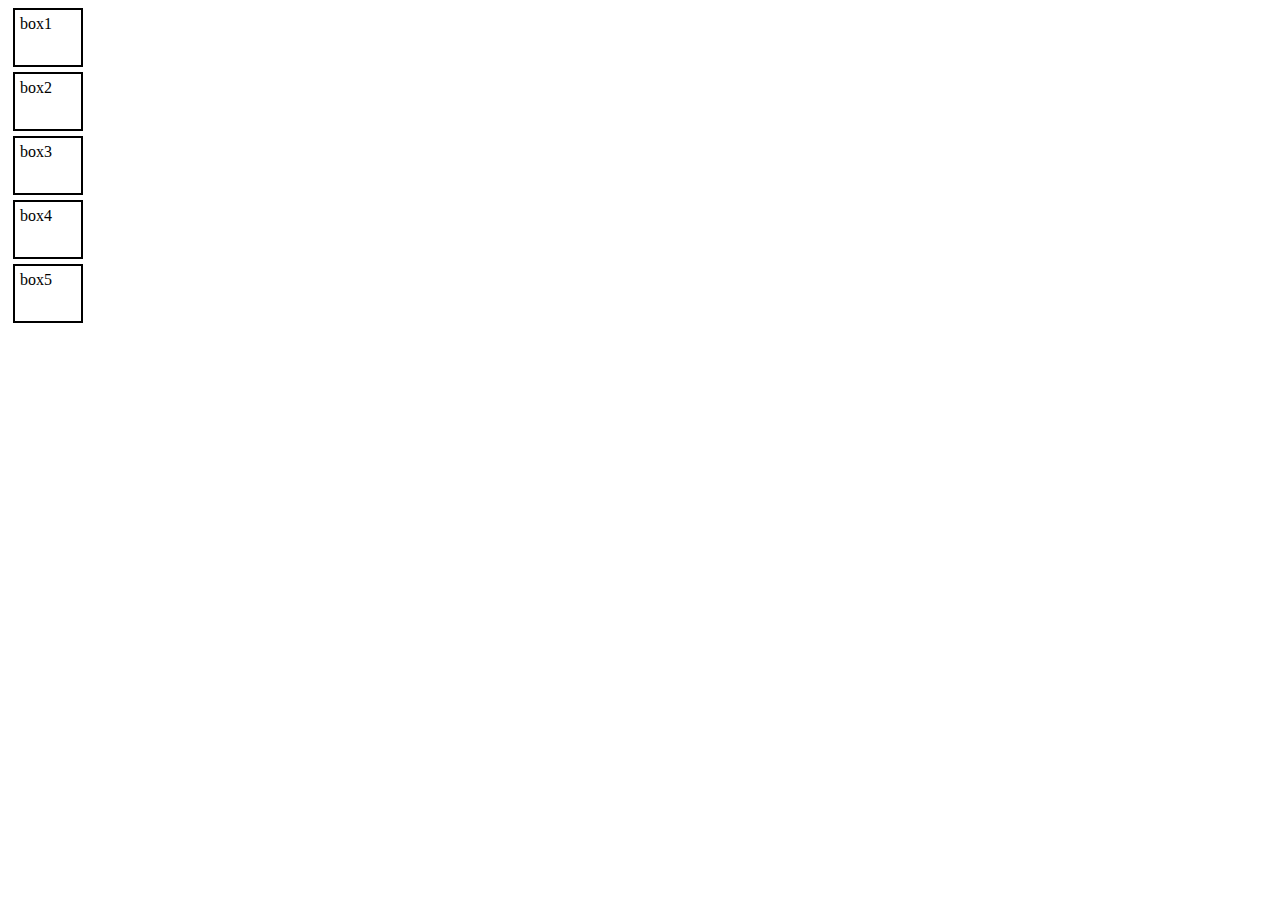
<file: L67/index.html>
<!DOCTYPE html>
<html lang="en">
<head>
    <meta charset="UTF-8">
    <meta name="viewport" content="width=device-width, initial-scale=1.0">
    <title>DOM</title>
    <script src="script.js"></script>
    <style>
        .box {
            height: 45px;
            width: 56px;
            border: 2px solid black;
            margin: 5px;
            padding: 5px;
        }
    </style>
</head>
<body>
    <div class="container">
        <div class="box">box1</div>
        <div class="box">box2</div>
        <div class="box">box3</div>
        <div class="box">box4</div>
        <div class="box">box5</div>
    </div>
</body>
</html>
</file>
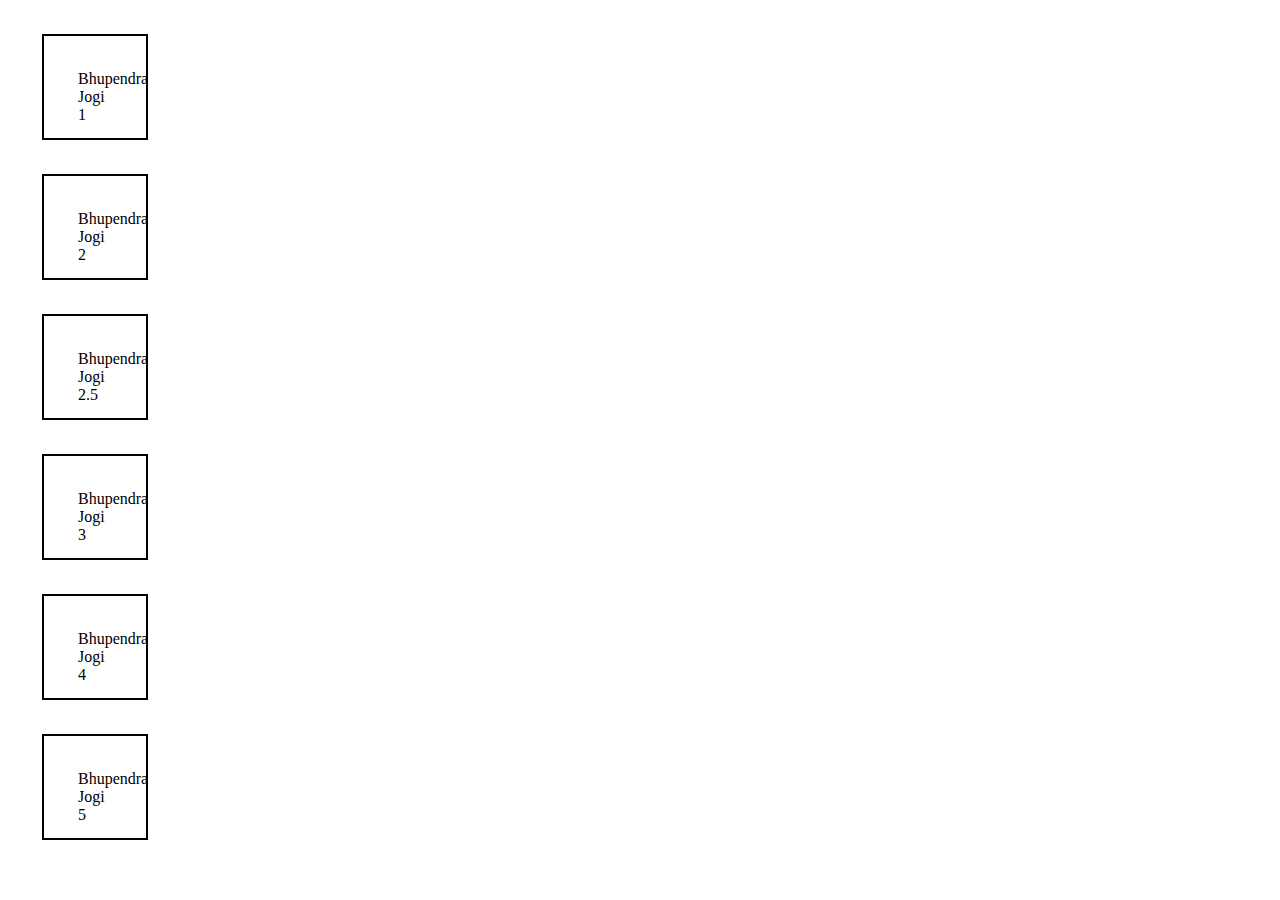
<file: L68/index.html>
<!DOCTYPE html>
<html lang="en">
<head>
    <meta charset="UTF-8">
    <meta name="viewport" content="width=device-width, initial-scale=1.0">
    <title>Document</title>
    
    <style>
        .box {
            height: 34px;
            width: 34px;
            border: 2px solid black;   
            margin: 34px;
            padding: 34px;
        }
        
    </style>
</head>
<body>
    <div class="container">
        <div class="box">Bhupendra Jogi 1</div>
        <div class="box">Bhupendra Jogi 2</div>
        <div id="redbox" class="box">Bhupendra Jogi 2.5</div>
        <div class="box">Bhupendra Jogi 3</div>
        <div class="box">Bhupendra Jogi 4</div>
        <div class="box">Bhupendra Jogi 5</div>
    </div>
    <script src="script.js"></script>
</body>
</html>
</file>
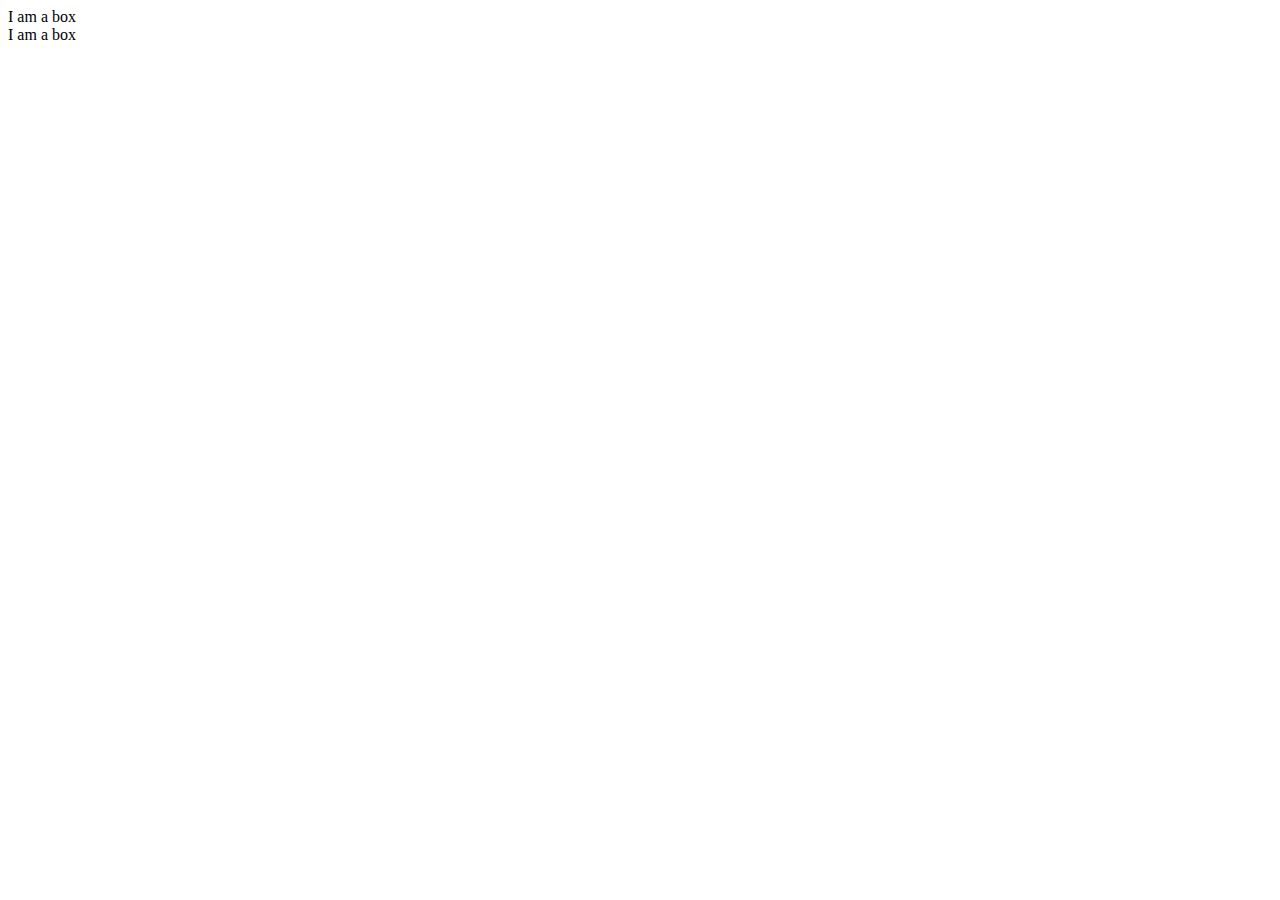
<file: L71/index.html>
<!DOCTYPE html>
<html lang="en">
<head>
    <meta charset="UTF-8">
    <meta name="viewport" content="width=device-width, initial-scale=1.0">
    <title>Document</title>
</head>
<body>
    <div class="container red blue green yellow">
        <div class="box">I am a box</div>
        <div class="box">I am a box</div>
        <script>
            // let div = document.createElement ("div");
            // div.innerHTML = "I have been inserted <b> by Manish </b>"
            // div.setAttribute ("class", "created");
            // document.querySelector(".container").append(div);
            let cont = document.querySelector(".container");
            

        </script>
    </div>
</body>
</html>
</file>
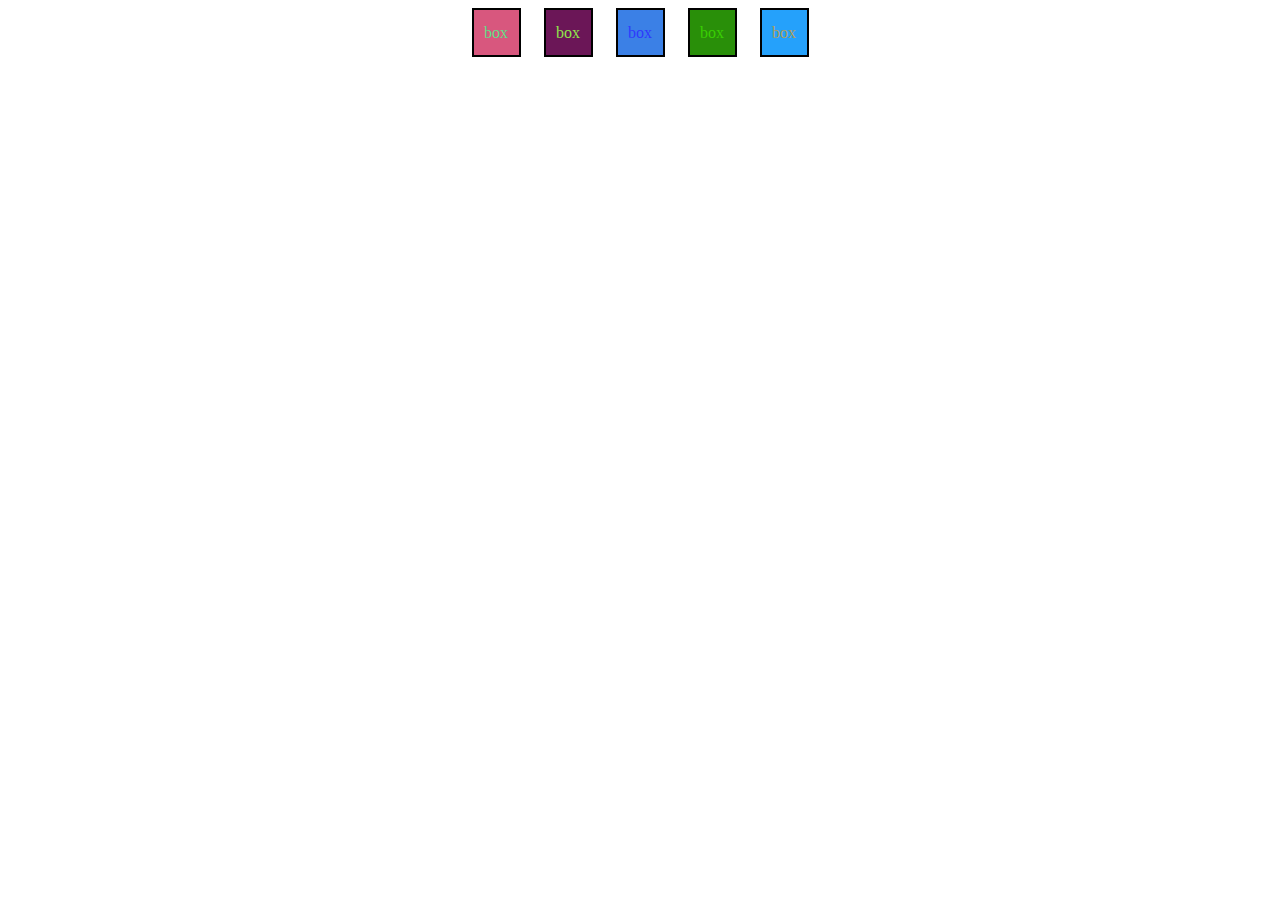
<file: L72randomcolor/index.html>
<!DOCTYPE html>
<html lang="en">
<head>
    <meta charset="UTF-8">
    <meta name="viewport" content="width=device-width, initial-scale=1.0">
    <title>Document</title>
    <style>
        .container {
            display: flex;
            justify-content: center;
            align-items: center;
            gap: 23px;
        }
        .box{
            display: flex;
            justify-content: center;
            align-items: center;
            height: 45px;
            width: 45px;
            border: 2px solid black;
        }
    </style>
</head>
<body>
    <div class="container">
        <div class="box">box</div>
        <div class="box">box</div>
        <div class="box">box</div>
        <div class="box">box</div>
        <div class="box">box</div>
    </div>
    <script src="script.js"></script>
</body>
</html>
</file>
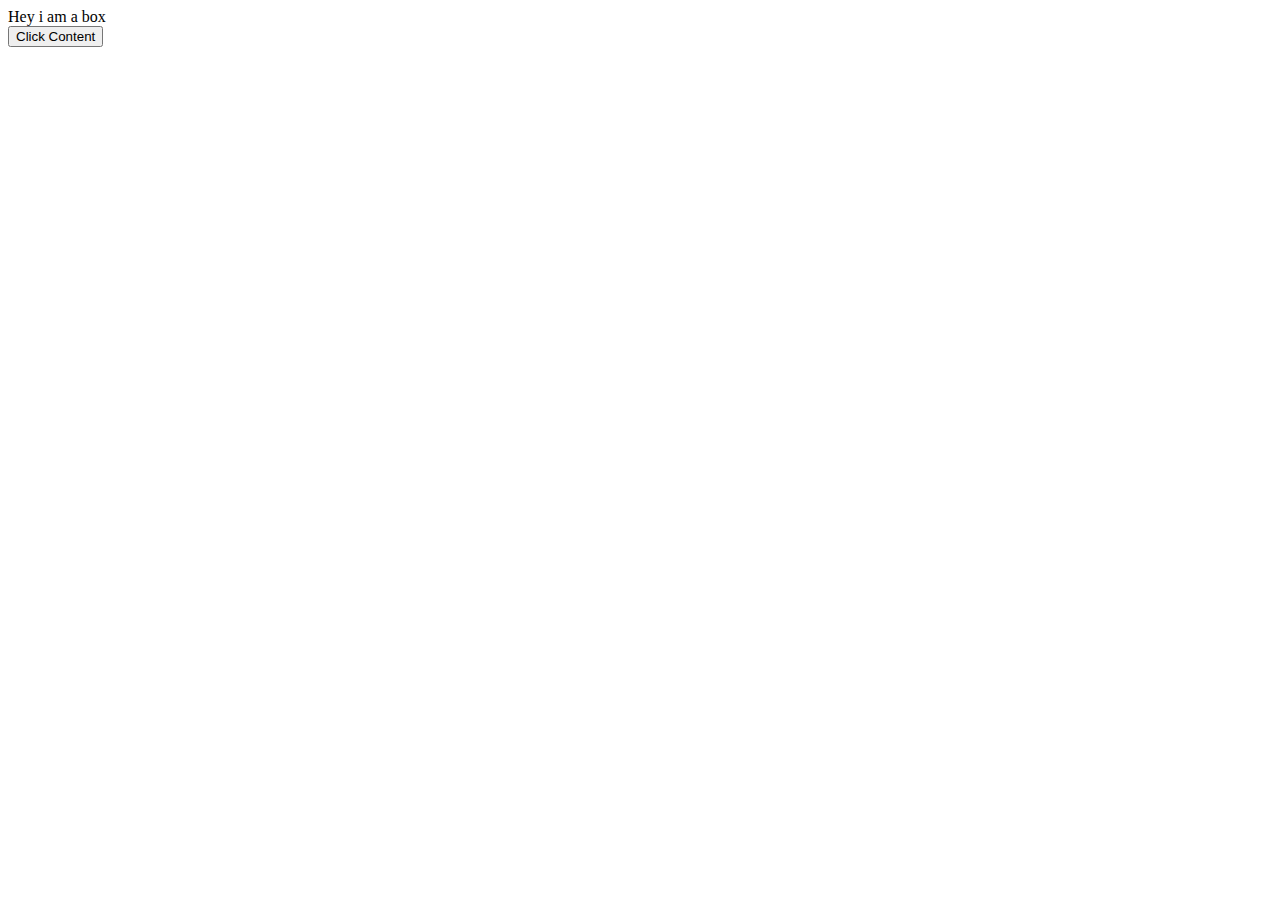
<file: L74/index.html>
<!DOCTYPE html>
<html lang="en">
<head>
    <meta charset="UTF-8">
    <meta name="viewport" content="width=device-width, initial-scale=1.0">
    <title>JS L74</title>
</head>
<body>
    <div class="container">
        <div class="box">Hey i am a box</div>
        <button id="btn">Click Content</button>
    </div>
    <script src="script.js"></script>
</body>
</html>
</file>
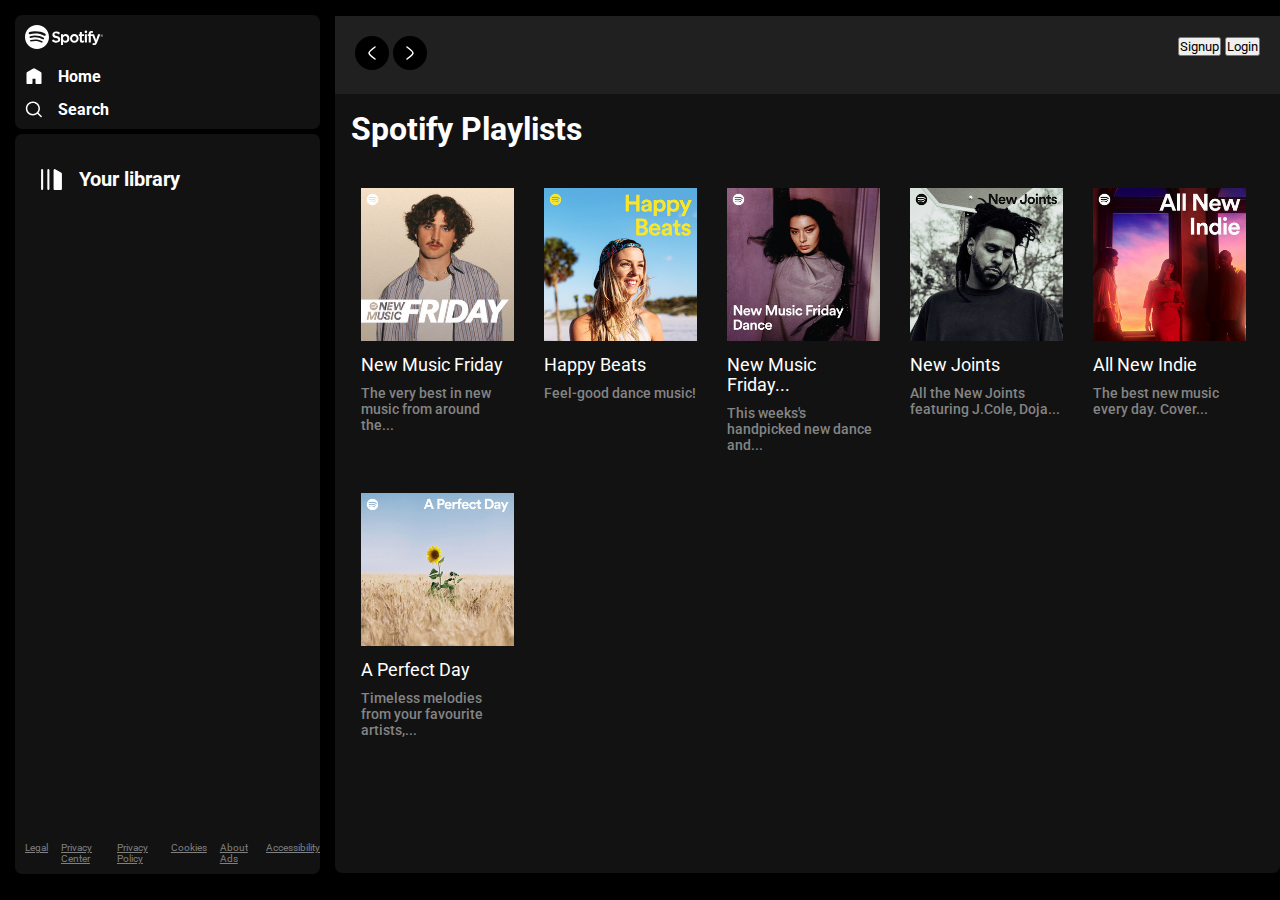
<file: L84SpotifyClone/index.html>
<!DOCTYPE html>
<html lang="en">

<head>
    <meta charset="UTF-8">
    <meta name="viewport" content="width=device-width, initial-scale=1.0">
    <title>Spotify</title>
    <link rel="stylesheet" href="style.css">
    <link rel="stylesheet" href="utility.css">
    <link rel="shortcut icon" href="favicon.ico" type="image/x-icon">
</head>

<body>
    <div class="container flex bg-black">
        <div class="left">

            <div class="home bg-grey rounded m-1 p-1">
                <div class="logo"><img class="invert" src="logo.svg" alt=""></div>
                <ul>
                    <li><img class="invert sizing" src="home.svg" alt="Home">Home</li>
                    <li><img class="invert sizing" src="search.svg" alt="Home">Search</li>
                </ul>
            </div>

            <div class="library bg-grey rounded m-1 p-1">
                <div class="heading">
                    <img class="invert" src="playlist.svg" alt="">
                    <h2>Your library</h2>
                </div>
                <div class="footer">
                    <div><a href="https://www.spotify.com/in-en/legal/"><span>Legal</span></a></div>
                    <div><a href="https://www.spotify.com/in-en/safetyandprivacy/"><span>Privacy Center</span></a></div>
                    <div><a href="https://www.spotify.com/in-en/legal/privacy-policy/"><span>Privacy Policy</span></a>
                    </div>
                    <div><a href="https://www.spotify.com/in-en/legal/cookies-policy/"><span>Cookies</span></a></div>
                    <div><a href="https://www.spotify.com/in-en/legal/privacy-policy/#s3"><span>About Ads</span></a>
                    </div>
                    <div><a href="https://www.spotify.com/in-en/accessibility/"><span>Accessibility</span></a></div>
                </div>
            </div>

        </div>
        <div class="right bg-grey rounded">
            <div class="header">
                <div class="nav">
                    <svg xmlns="http://www.w3.org/2000/svg" viewBox="0 0 24 24" width="24" height="24" color="#000000"
                        fill="none">
                        <path d="M15 6C15 6 9.00001 10.4189 9 12C8.99999 13.5812 15 18 15 18" stroke=#ffffff
                            stroke-width="1.5" stroke-linecap="round" stroke-linejoin="round" />
                    </svg>
                    <svg xmlns="http://www.w3.org/2000/svg" viewBox="0 0 24 24" width="24" height="24" color="#000000"
                        fill="none">
                        <path d="M9.00005 6C9.00005 6 15 10.4189 15 12C15 13.5812 9 18 9 18" stroke=#ffffff
                            stroke-width="1.5" stroke-linecap="round" stroke-linejoin="round" />
                    </svg>
                </div>
                <div class="buttons">
                    <button>Signup</button>
                    <button>Login</button>
                </div>
            </div>
            <div class="spotifyPlaylists">
                <h1>Spotify Playlists</h1>
                <div class="cardContainer">
                    <div class="card">
                        <div class="play">
                            <svg xmlns="http://www.w3.org/2000/svg" viewBox="0 0 20 20" width="80" height="80"
                                color="#4CAF50" fill="none">
                                <circle cx="10" cy="10" r="9" fill="#1fdf64" stroke="#1fdf64" stroke-width="1.5" />
                                <path d="M7 6.5L13.5 10L7 13.5z" fill="#000" stroke="#000000" stroke-width="0.6" />
                            </svg>
                        </div>
                        <img src="img1.jpeg" alt="">
                        <h2>New Music Friday</h2>
                        <p>The very best in new music from around the...</p>
                    </div>
                    <div class="card">
                        <div class="play">
                            <svg xmlns="http://www.w3.org/2000/svg" viewBox="0 0 20 20" width="80" height="80"
                                color="#4CAF50" fill="none">
                                <circle cx="10" cy="10" r="9" fill="#1fdf64" stroke="#1fdf64" stroke-width="1.5" />
                                <path d="M7 6.5L13.5 10L7 13.5z" fill="#000" stroke="#000000" stroke-width="0.6" />
                            </svg>
                        </div>
                        <img src="img2.jpeg" alt="">
                        <h2>Happy Beats</h2>
                        <p>Feel-good dance music!</p>
                    </div>

                    <div class="card">
                        <div class="play">
                            <svg xmlns="http://www.w3.org/2000/svg" viewBox="0 0 20 20" width="80" height="80"
                                color="#4CAF50" fill="none">
                                <circle cx="10" cy="10" r="9" fill="#1fdf64" stroke="#1fdf64" stroke-width="1.5" />
                                <path d="M7 6.5L13.5 10L7 13.5z" fill="#000" stroke="#000000" stroke-width="0.6" />
                            </svg>
                        </div>
                        <img src="img3.jpeg" alt="">
                        <h2>New Music Friday...</h2>
                        <p>This weeks's handpicked new dance and...</p>
                    </div>

                    <div class="card">
                        <div class="play">
                            <svg xmlns="http://www.w3.org/2000/svg" viewBox="0 0 20 20" width="80" height="80"
                                color="#4CAF50" fill="none">
                                <circle cx="10" cy="10" r="9" fill="#1fdf64" stroke="#1fdf64" stroke-width="1.5" />
                                <path d="M7 6.5L13.5 10L7 13.5z" fill="#000" stroke="#000000" stroke-width="0.6" />
                            </svg>
                        </div>
                        <img src="img4.jpeg" alt="">
                        <h2>New Joints</h2>
                        <p>All the New Joints featuring J.Cole, Doja...</p>
                    </div>

                    <div class="card">
                        <div class="play">
                            <svg xmlns="http://www.w3.org/2000/svg" viewBox="0 0 20 20" width="80" height="80"
                                color="#4CAF50" fill="none">
                                <circle cx="10" cy="10" r="9" fill="#1fdf64" stroke="#1fdf64" stroke-width="1.5" />
                                <path d="M7 6.5L13.5 10L7 13.5z" fill="#000" stroke="#000000" stroke-width="0.6" />
                            </svg>
                        </div>
                        <img src="img5.jpeg" alt="">
                        <h2>All New Indie</h2>
                        <p>The best new music every day. Cover...</p>
                    </div>

                    <div class="card">
                        <div class="play">
                            <svg xmlns="http://www.w3.org/2000/svg" viewBox="0 0 20 20" width="80" height="80"
                                color="#4CAF50" fill="none">
                                <circle cx="10" cy="10" r="9" fill="#1fdf64" stroke="#1fdf64" stroke-width="1.5" />
                                <path d="M7 6.5L13.5 10L7 13.5z" fill="#000" stroke="#000000" stroke-width="0.6" />
                            </svg>
                        </div>
                        <img src="img6.jpeg" alt="">
                        <h2>A Perfect Day</h2>
                        <p>Timeless melodies from your favourite artists,...</p>
                    </div>

                    

                </div>
            </div>
        </div>
    </div>
</body>

</html>
</file>
<file: L84SpotifyClone/style.css>
@import url('https://fonts.googleapis.com/css2?family=Roboto:ital,wght@0,100;0,300;0,400;0,500;0,700;0,900;1,100;1,300;1,400;1,500;1,700;1,900&display=swap');


*{
    margin: 0;
    padding: 0;
    font-family: "Roboto", sans-serif;
    /* box-sizing: border-box; */
}

body {
    background-color: black;
    color: white;
}

.left {
    width: 25vw;
    padding: 10px;
}

.right {
    width: 75vw;
}

.home ul li {
    display: flex;
    gap: 15px;
    width: 18px;
    list-style: none;
    padding-top: 14px;
    font-weight: bold;
}

.heading {
    display: flex;
    gap: 15px;
    width: 100%;
    padding-top: 14px;
    padding: 23px 14px;
    font-weight: bold;
    align-items: center;
    font-size: 13px;
}

.heading img {
    width: 25px;
}

.library {
    min-height: 80vh;
    position: relative;
}

.footer {
    position: absolute;
    bottom: 0;
    display: flex;
    font-size: 10px;
    gap: 13px;
    padding: 10px 0;
}

.footer a {
    color: grey;
}

.right {
    margin: 16px 0;
}

.header {
    display: flex;
    justify-content: space-between;
    background-color: rgb(32, 32, 32);
}

.header > *{
    padding: 20px;
}

.nav svg {
    border: 5px solid black;
    border-radius: 100px;
    background-color: black;
    cursor: pointer;
}


.spotifyPlaylists {
    padding: 16px;
}

/* ***********************card********************* */

.cardContainer {
    margin: 20px 0px;
    display: flex;
    gap: 10px;
    flex-wrap: wrap;
}

.card {
    width: 153px;
    padding: 10px;
    border-radius: 5px;
    position: relative;
}

.card h2 {
    font-size: 1.1rem;
    font-weight: normal;
}

.card p {
    color: #848484;
    font-size: 0.87rem;
    font-weight: 500;
}

.card:hover {
    background-color: #252525;
    cursor: pointer;
}

.card > *{
    padding-top: 10px;
}

.card img {
    width: 100%;
    object-fit: contain;
}

.play {
    width: 28px;
    height: 28px;
    /* background-color: #00ff00; */
    border-radius: 50%;
    /* border: 2px solid #000; */
    padding: 4px;
    display: flex;
    align-items: center;
    justify-content: center;
    position: absolute;
    top: 144px;
    right: 20px;
    scale: 1.7;
    opacity: 0;
    transition: all 0.2s ease-out ;
}

.card:hover .play{
    opacity: 1;
    top: 136px;
}
</file>
<file: L84SpotifyClone/utility.css>
.border {
    border: 2px solid red;
    margin: 3px;
}

.flex {
    display: flex;
}

.justify-center {
    justify-content: center;
}

.items-center {
    align-items: center;
}

.rounded {
    border-radius: 7px;
}

.m-1 {
    margin: 5px;
}

.p-1 {
    padding: 10px;
}

.bg-black {
    background-color: black;
    color: white;
}

.invert {
    filter: invert(1);
}

.bg-grey {
    background-color: #121212;
}
</file>
